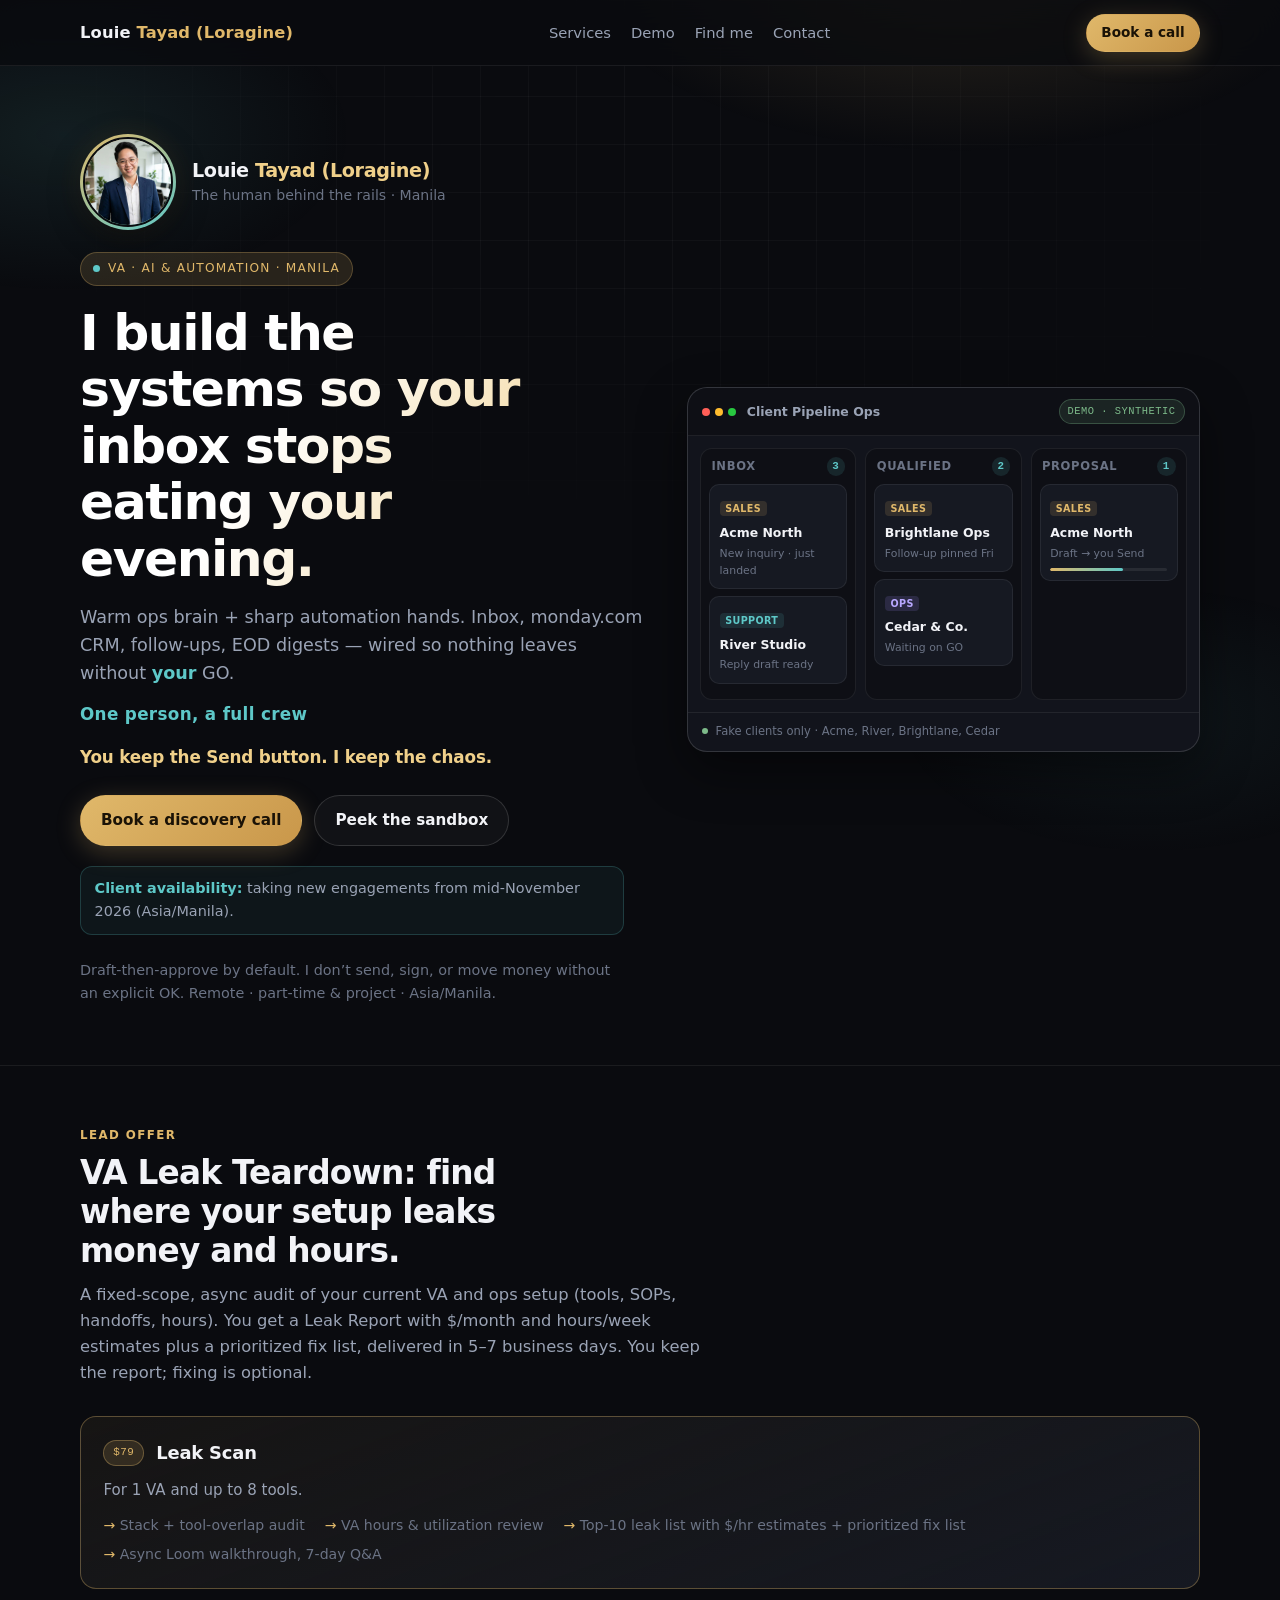
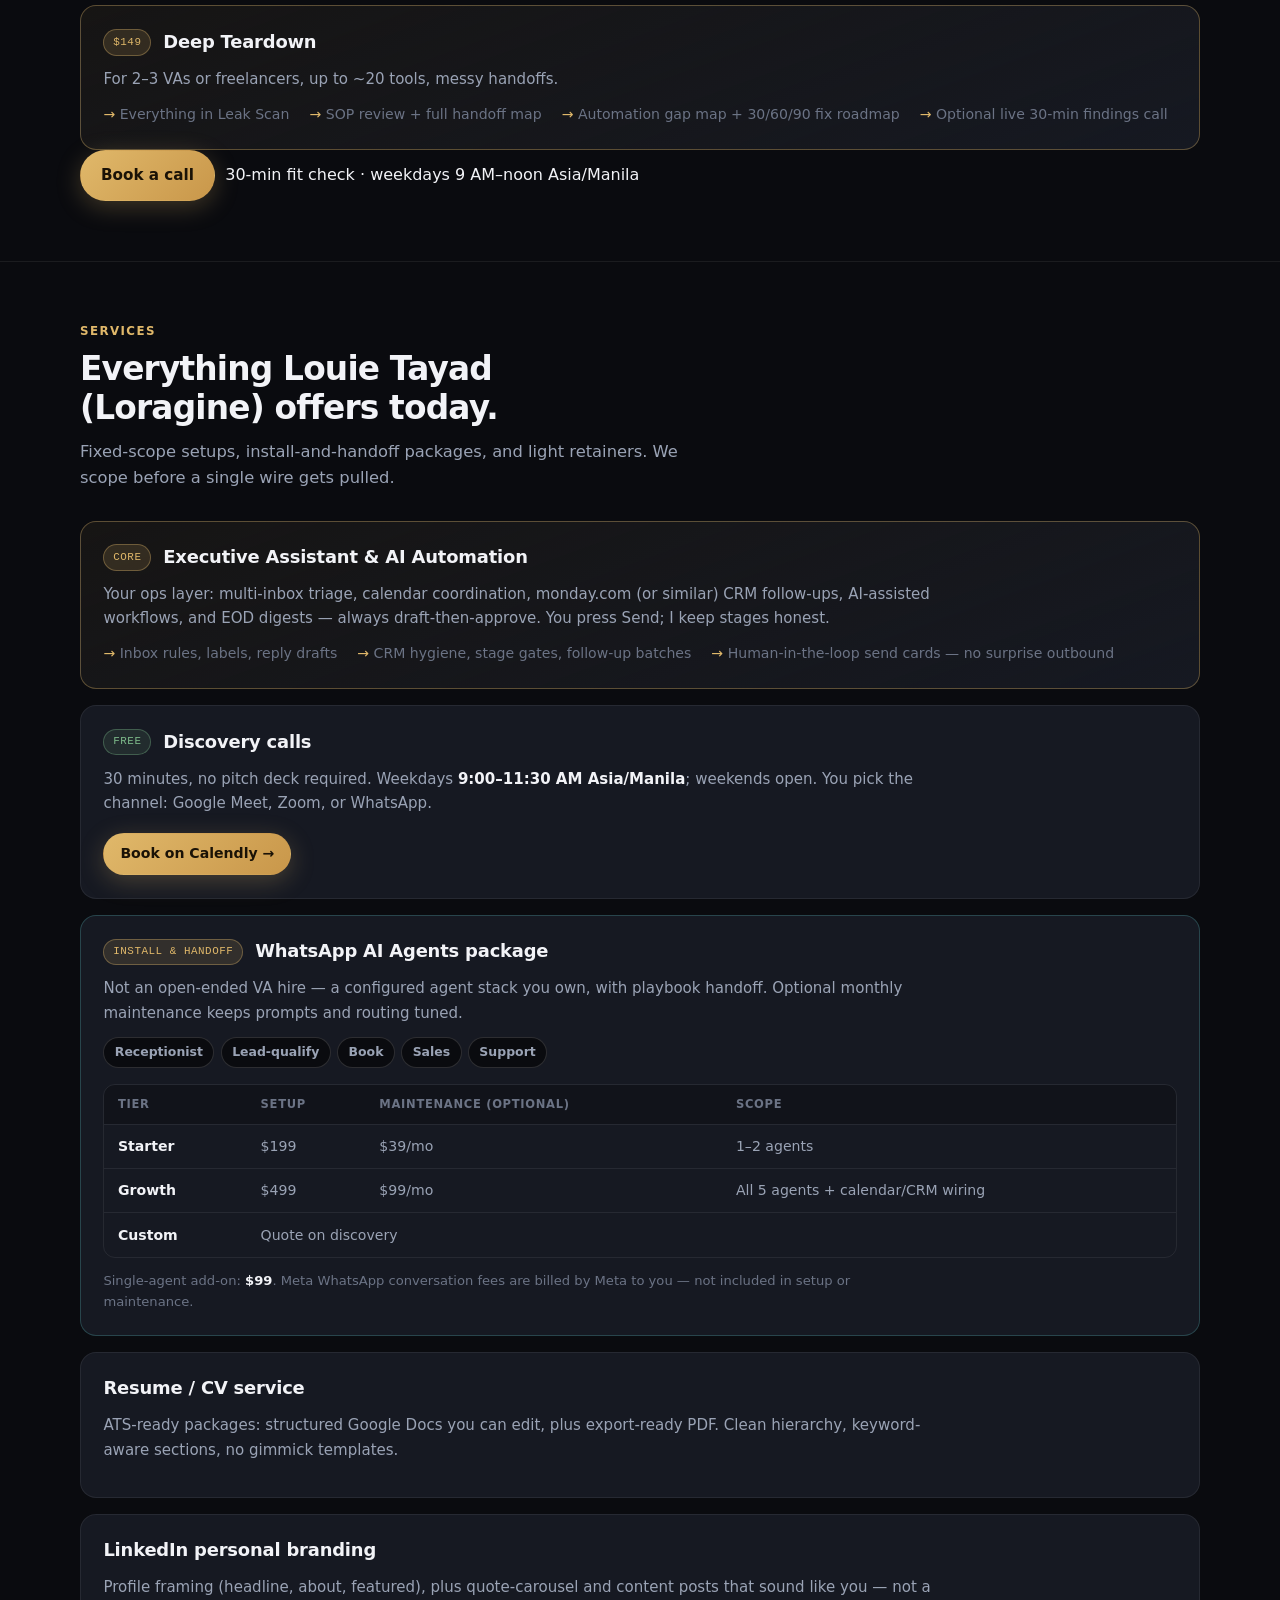
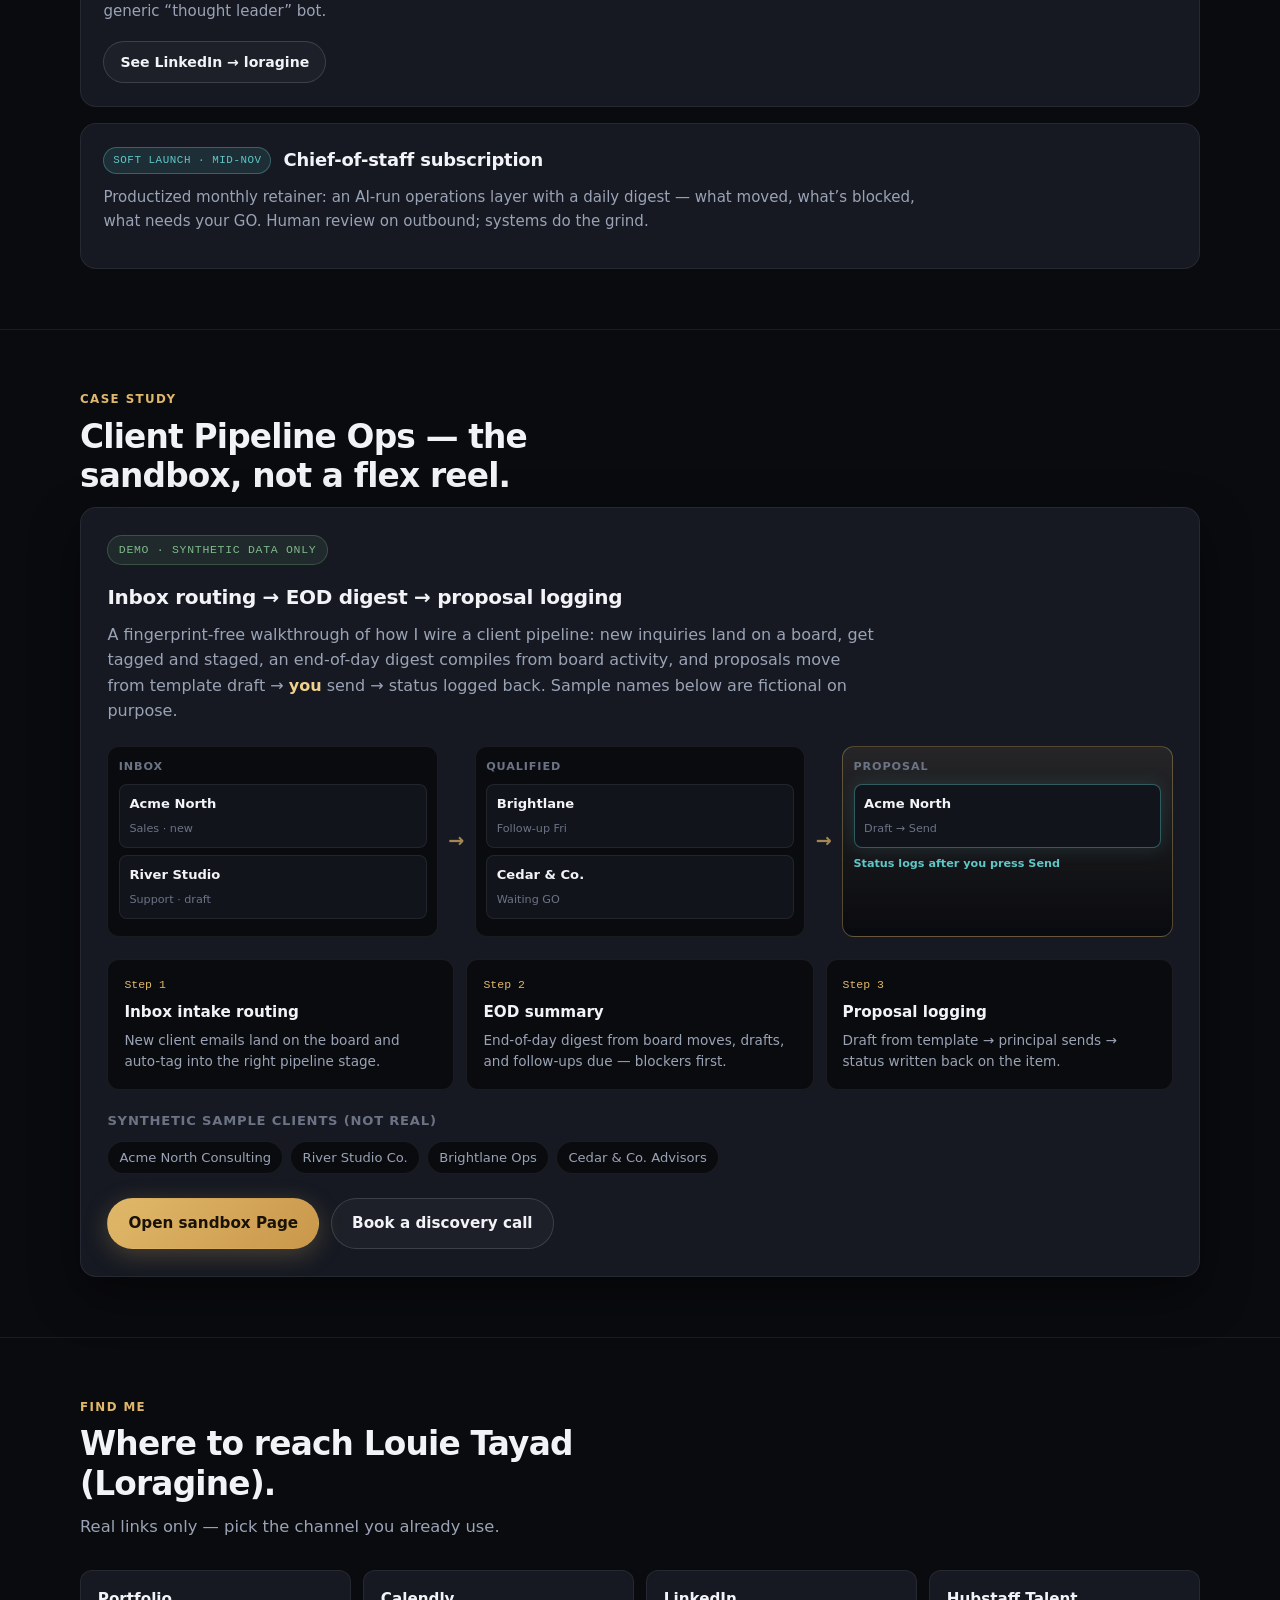
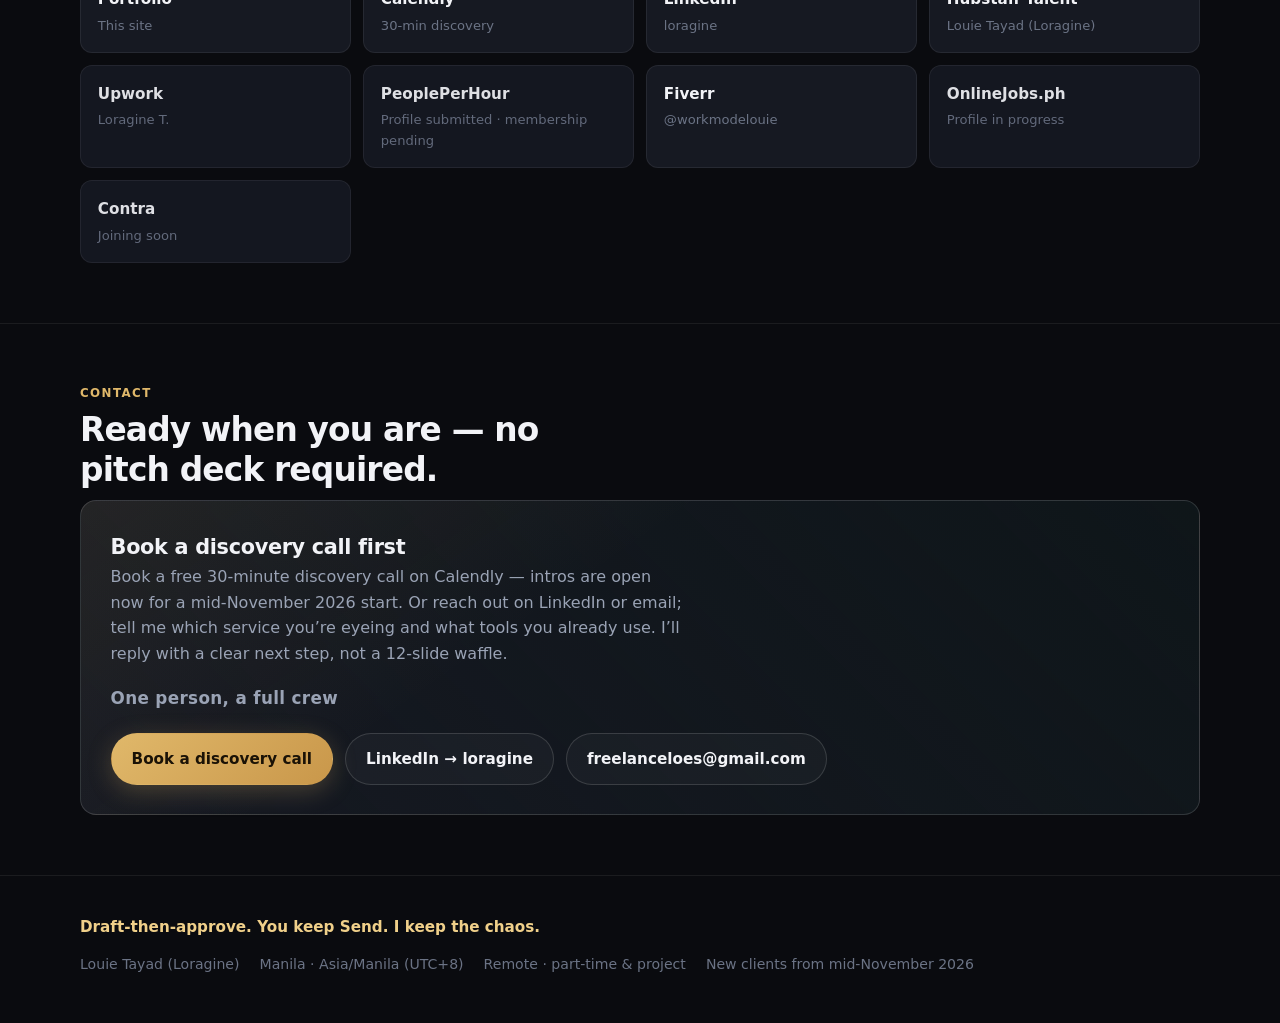
<file: index.html>
<!DOCTYPE html>
<html lang="en">
<head>
  <meta charset="utf-8" />
  <meta name="viewport" content="width=device-width, initial-scale=1" />
  <title>Louie Tayad (Loragine) — VA + AI/Automation Systems</title>
  <meta name="description" content="Louie Tayad (Loragine) — executive assistant, AI automation, WhatsApp agent installs, resume &amp; LinkedIn branding. Draft-then-approve ops. Manila · remote." />
  <meta name="theme-color" content="#0a0b0f" />
  <link rel="stylesheet" href="styles.css" />
</head>
<body>
  <div class="bg-grid" aria-hidden="true"></div>
  <div class="bg-glow" aria-hidden="true"></div>

  <header class="topbar">
    <div class="wrap topbar-inner">
      <a class="brand" href="#top">Louie <span>Tayad (Loragine)</span></a>
      <nav class="nav" aria-label="Primary">
        <a href="#services">Services</a>
        <a href="#demo">Demo</a>
        <a href="#presence">Find me</a>
        <a href="#contact">Contact</a>
      </nav>
      <a class="btn btn-sm btn-primary topbar-cta" href="https://calendly.com/workmodelouie/30min" target="_blank" rel="noopener noreferrer">Book a call</a>
    </div>
  </header>

  <main id="top">
    <section class="hero">
      <div class="wrap hero-grid">
        <div class="hero-copy reveal">
          <div class="hero-identity">
            <figure class="hero-portrait">
              <img
                src="assets/louie-headshot.jpg"
                srcset="assets/louie-headshot.jpg 512w"
                sizes="(max-width: 720px) 72px, 96px"
                width="96"
                height="96"
                alt="Louie Tayad (Loragine) — VA and automation systems"
                loading="eager"
                decoding="async"
                fetchpriority="high"
              />
            </figure>
            <div class="hero-identity-text">
              <p class="hero-name">Louie <span class="hero-name-brand">Tayad (Loragine)</span></p>
              <p class="hero-tagline">The human behind the rails · Manila</p>
            </div>
          </div>
          <p class="eyebrow"><span class="pulse"></span> VA · AI &amp; Automation · Manila</p>
          <h1>I build the systems so your inbox stops eating your evening.</h1>
          <p class="lede">
            Warm ops brain + sharp automation hands. Inbox, monday.com CRM, follow-ups, EOD digests —
            wired so nothing leaves without <em>your</em> GO.
          </p>
          <p class="crew-line">One person, a full crew</p>
          <p class="punch">You keep the Send button. I keep the chaos.</p>
          <div class="cta-row">
            <a class="btn btn-primary" href="https://calendly.com/workmodelouie/30min" target="_blank" rel="noopener noreferrer">Book a discovery call</a>
            <a class="btn btn-ghost" href="#demo">Peek the sandbox</a>
          </div>
          <p class="availability-note">
            <strong>Client availability:</strong> taking new engagements from mid-November 2026 (Asia/Manila).
          </p>
          <p class="trust">
            Draft-then-approve by default. I don’t send, sign, or move money
            without an explicit OK. Remote · part-time &amp; project · Asia/Manila.
          </p>
        </div>

        <aside class="hero-board reveal" aria-label="Synthetic pipeline demo preview">
          <div class="board-chrome">
            <div class="dots"><span></span><span></span><span></span></div>
            <span class="board-title">Client Pipeline Ops</span>
            <span class="demo-pill">DEMO · synthetic</span>
          </div>
          <div class="kanban">
            <div class="col">
              <div class="col-h">Inbox <span>3</span></div>
              <div class="card c-in anim-1">
                <span class="tag-mini sales">Sales</span>
                <strong>Acme North</strong>
                <em>New inquiry · just landed</em>
              </div>
              <div class="card c-in anim-2">
                <span class="tag-mini support">Support</span>
                <strong>River Studio</strong>
                <em>Reply draft ready</em>
              </div>
            </div>
            <div class="col">
              <div class="col-h">Qualified <span>2</span></div>
              <div class="card c-q anim-3">
                <span class="tag-mini sales">Sales</span>
                <strong>Brightlane Ops</strong>
                <em>Follow-up pinned Fri</em>
              </div>
              <div class="card c-q anim-4">
                <span class="tag-mini ops">Ops</span>
                <strong>Cedar &amp; Co.</strong>
                <em>Waiting on GO</em>
              </div>
            </div>
            <div class="col">
              <div class="col-h">Proposal <span>1</span></div>
              <div class="card c-p anim-5">
                <span class="tag-mini sales">Sales</span>
                <strong>Acme North</strong>
                <em>Draft → you Send</em>
                <div class="status-bar"><i></i></div>
              </div>
            </div>
          </div>
          <div class="board-foot">
            <span class="live-dot"></span> Fake clients only · Acme, River, Brightlane, Cedar
          </div>
        </aside>
      </div>
    </section>

    <section id="teardown">
      <div class="wrap">
        <p class="section-label reveal">Lead offer</p>
        <h2 class="reveal">VA Leak Teardown: find where your setup leaks money and hours.</h2>
        <p class="section-intro reveal">
          A fixed-scope, async audit of your current VA and ops setup (tools, SOPs, handoffs, hours). You get a Leak Report with $/month and hours/week estimates plus a prioritized fix list, delivered in 5–7 business days. You keep the report; fixing is optional.
        </p>
        <div class="services-list">
          <article class="service-card reveal service-core">
            <div class="service-head">
              <span class="service-badge">$79</span>
              <h3>Leak Scan</h3>
            </div>
            <p>For 1 VA and up to 8 tools.</p>
            <ul class="service-bullets">
              <li>Stack + tool-overlap audit</li>
              <li>VA hours &amp; utilization review</li>
              <li>Top-10 leak list with $/hr estimates + prioritized fix list</li>
              <li>Async Loom walkthrough, 7-day Q&amp;A</li>
            </ul>
          </article>
          <article class="service-card reveal service-core">
            <div class="service-head">
              <span class="service-badge">$149</span>
              <h3>Deep Teardown</h3>
            </div>
            <p>For 2–3 VAs or freelancers, up to ~20 tools, messy handoffs.</p>
            <ul class="service-bullets">
              <li>Everything in Leak Scan</li>
              <li>SOP review + full handoff map</li>
              <li>Automation gap map + 30/60/90 fix roadmap</li>
              <li>Optional live 30-min findings call</li>
            </ul>
          </article>
        </div>
        <p class="reveal">
          <a class="btn btn-primary" href="https://calendly.com/workmodelouie/30min" target="_blank" rel="noopener noreferrer">Book a call</a>
          &nbsp;30-min fit check · weekdays 9 AM–noon Asia/Manila
        </p>
      </div>
    </section>

    <section id="services">
      <div class="wrap">
        <p class="section-label reveal">Services</p>
        <h2 class="reveal">Everything Louie Tayad (Loragine) offers today.</h2>
        <p class="section-intro reveal">
          Fixed-scope setups, install-and-handoff packages, and light retainers. We scope before a single wire gets pulled.
        </p>

        <div class="services-list">
          <article class="service-card reveal service-core">
            <div class="service-head">
              <span class="service-badge">Core</span>
              <h3>Executive Assistant &amp; AI Automation</h3>
            </div>
            <p>
              Your ops layer: multi-inbox triage, calendar coordination, monday.com (or similar) CRM follow-ups,
              AI-assisted workflows, and EOD digests — always draft-then-approve. You press Send; I keep stages honest.
            </p>
            <ul class="service-bullets">
              <li>Inbox rules, labels, reply drafts</li>
              <li>CRM hygiene, stage gates, follow-up batches</li>
              <li>Human-in-the-loop send cards — no surprise outbound</li>
            </ul>
          </article>

          <article class="service-card reveal">
            <div class="service-head">
              <span class="service-badge service-badge-free">Free</span>
              <h3>Discovery calls</h3>
            </div>
            <p>
              30 minutes, no pitch deck required. Weekdays <strong>9:00–11:30 AM Asia/Manila</strong>; weekends open.
              You pick the channel: Google Meet, Zoom, or WhatsApp.
            </p>
            <a class="btn btn-primary btn-inline" href="https://calendly.com/workmodelouie/30min" target="_blank" rel="noopener noreferrer">Book on Calendly →</a>
          </article>

          <article class="service-card reveal service-wide">
            <div class="service-head">
              <span class="service-badge">Install &amp; handoff</span>
              <h3>WhatsApp AI Agents package</h3>
            </div>
            <p>
              Not an open-ended VA hire — a configured agent stack you own, with playbook handoff.
              Optional monthly maintenance keeps prompts and routing tuned.
            </p>
            <div class="agent-chips" aria-label="Agent types">
              <span>Receptionist</span>
              <span>Lead-qualify</span>
              <span>Book</span>
              <span>Sales</span>
              <span>Support</span>
            </div>
            <div class="pricing-table-wrap">
              <table class="pricing-table">
                <caption class="sr-only">WhatsApp AI Agents pricing</caption>
                <thead>
                  <tr>
                    <th scope="col">Tier</th>
                    <th scope="col">Setup</th>
                    <th scope="col">Maintenance (optional)</th>
                    <th scope="col">Scope</th>
                  </tr>
                </thead>
                <tbody>
                  <tr>
                    <td><strong>Starter</strong></td>
                    <td>$199</td>
                    <td>$39/mo</td>
                    <td>1–2 agents</td>
                  </tr>
                  <tr>
                    <td><strong>Growth</strong></td>
                    <td>$499</td>
                    <td>$99/mo</td>
                    <td>All 5 agents + calendar/CRM wiring</td>
                  </tr>
                  <tr>
                    <td><strong>Custom</strong></td>
                    <td colspan="3">Quote on discovery</td>
                  </tr>
                </tbody>
              </table>
            </div>
            <p class="pricing-note">
              Single-agent add-on: <strong>$99</strong>.
              Meta WhatsApp conversation fees are billed by Meta to you — not included in setup or maintenance.
            </p>
          </article>

          <article class="service-card reveal">
            <div class="service-head">
              <h3>Resume / CV service</h3>
            </div>
            <p>
              ATS-ready packages: structured Google Docs you can edit, plus export-ready PDF.
              Clean hierarchy, keyword-aware sections, no gimmick templates.
            </p>
          </article>

          <article class="service-card reveal">
            <div class="service-head">
              <h3>LinkedIn personal branding</h3>
            </div>
            <p>
              Profile framing (headline, about, featured), plus quote-carousel and content posts
              that sound like you — not a generic “thought leader” bot.
            </p>
            <a class="btn btn-ghost btn-inline" href="https://www.linkedin.com/in/loragine/" target="_blank" rel="noopener noreferrer">See LinkedIn → loragine</a>
          </article>

          <article class="service-card reveal service-soft">
            <div class="service-head">
              <span class="service-badge service-badge-soon">Soft launch · mid-Nov</span>
              <h3>Chief-of-staff subscription</h3>
            </div>
            <p>
              Productized monthly retainer: an AI-run operations layer with a daily digest —
              what moved, what’s blocked, what needs your GO. Human review on outbound; systems do the grind.
            </p>
          </article>
        </div>
      </div>
    </section>

    <section id="demo">
      <div class="wrap">
        <p class="section-label reveal">Case study</p>
        <h2 class="reveal">Client Pipeline Ops — the sandbox, not a flex reel.</h2>
        <div class="case reveal">
          <span class="demo-banner">DEMO · synthetic data only</span>
          <h3>Inbox routing → EOD digest → proposal logging</h3>
          <p>
            A fingerprint-free walkthrough of how I wire a client pipeline: new inquiries land on a board,
            get tagged and staged, an end-of-day digest compiles from board activity, and proposals move
            from template draft → <strong>you</strong> send → status logged back. Sample names below are fictional on purpose.
          </p>

          <div class="board-preview-lg" aria-hidden="true">
            <div class="bp-col">
              <header>Inbox</header>
              <div class="bp-card"><b>Acme North</b><span>Sales · new</span></div>
              <div class="bp-card"><b>River Studio</b><span>Support · draft</span></div>
            </div>
            <div class="bp-arrow">→</div>
            <div class="bp-col">
              <header>Qualified</header>
              <div class="bp-card"><b>Brightlane</b><span>Follow-up Fri</span></div>
              <div class="bp-card"><b>Cedar &amp; Co.</b><span>Waiting GO</span></div>
            </div>
            <div class="bp-arrow">→</div>
            <div class="bp-col accent">
              <header>Proposal</header>
              <div class="bp-card glow"><b>Acme North</b><span>Draft → Send</span></div>
              <div class="bp-note">Status logs after you press Send</div>
            </div>
          </div>

          <div class="flow">
            <div class="flow-step">
              <div class="step-n">Step 1</div>
              <strong>Inbox intake routing</strong>
              <p>New client emails land on the board and auto-tag into the right pipeline stage.</p>
            </div>
            <div class="flow-step">
              <div class="step-n">Step 2</div>
              <strong>EOD summary</strong>
              <p>End-of-day digest from board moves, drafts, and follow-ups due — blockers first.</p>
            </div>
            <div class="flow-step">
              <div class="step-n">Step 3</div>
              <strong>Proposal logging</strong>
              <p>Draft from template → principal sends → status written back on the item.</p>
            </div>
          </div>

          <div class="samples">
            <h4>Synthetic sample clients (not real)</h4>
            <div class="sample-tags">
              <span class="tag">Acme North Consulting</span>
              <span class="tag">River Studio Co.</span>
              <span class="tag">Brightlane Ops</span>
              <span class="tag">Cedar &amp; Co. Advisors</span>
            </div>
          </div>

          <div class="cta-row" style="margin-top: 1.5rem;">
            <a class="btn btn-primary" href="https://cursor.com/canvas/store-31d9d9e1-8314-42cf-82dd-12904facf431/64502b14-8eba-4859-a90d-d63d875d2059" target="_blank" rel="noopener noreferrer">Open sandbox Page</a>
            <a class="btn btn-ghost" href="https://calendly.com/workmodelouie/30min" target="_blank" rel="noopener noreferrer">Book a discovery call</a>
          </div>
        </div>
      </div>
    </section>

    <section id="presence">
      <div class="wrap">
        <p class="section-label reveal">Find me</p>
        <h2 class="reveal">Where to reach Louie Tayad (Loragine).</h2>
        <p class="section-intro reveal">Real links only — pick the channel you already use.</p>
        <ul class="presence-grid reveal">
          <li>
            <a href="https://freelanceloes-max.github.io/va-systems-portfolio/" target="_blank" rel="noopener noreferrer">
              <strong>Portfolio</strong>
              <span>This site</span>
            </a>
          </li>
          <li>
            <a href="https://calendly.com/workmodelouie/30min" target="_blank" rel="noopener noreferrer">
              <strong>Calendly</strong>
              <span>30-min discovery</span>
            </a>
          </li>
          <li>
            <a href="https://www.linkedin.com/in/loragine/" target="_blank" rel="noopener noreferrer">
              <strong>LinkedIn</strong>
              <span>loragine</span>
            </a>
          </li>
          <li>
            <a href="https://hubstafftalent.net/profiles/louie-tayad-loragine" target="_blank" rel="noopener noreferrer">
              <strong>Hubstaff Talent</strong>
              <span>Louie Tayad (Loragine)</span>
            </a>
          </li>
          <li>
            <span class="presence-static">
              <strong>Upwork</strong>
              <span>Loragine T.</span>
            </span>
          </li>
          <li>
            <span class="presence-static">
              <strong>PeoplePerHour</strong>
              <span>Profile submitted · membership pending</span>
            </span>
          </li>
          <li>
            <a href="https://www.fiverr.com/workmodelouie" target="_blank" rel="noopener noreferrer">
              <strong>Fiverr</strong>
              <span>@workmodelouie</span>
            </a>
          </li>
          <li>
            <span class="presence-static">
              <strong>OnlineJobs.ph</strong>
              <span>Profile in progress</span>
            </span>
          </li>
          <li>
            <span class="presence-static">
              <strong>Contra</strong>
              <span>Joining soon</span>
            </span>
          </li>
        </ul>
      </div>
    </section>

    <section id="contact">
      <div class="wrap">
        <p class="section-label reveal">Contact</p>
        <h2 class="reveal">Ready when you are — no pitch deck required.</h2>
        <div class="contact-card reveal">
          <div>
            <h3>Book a discovery call first</h3>
            <p>
              Book a free 30-minute discovery call on Calendly — intros are open now for a
              mid-November 2026 start. Or reach out on LinkedIn or email; tell me which service
              you’re eyeing and what tools you already use. I’ll reply with a clear next step,
              not a 12-slide waffle.
            </p>
            <p class="crew-line crew-line-contact">One person, a full crew</p>
          </div>
          <div class="contact-links">
            <a class="btn btn-primary" href="https://calendly.com/workmodelouie/30min" target="_blank" rel="noopener noreferrer">Book a discovery call</a>
            <a class="btn btn-ghost" href="https://www.linkedin.com/in/loragine/" target="_blank" rel="noopener noreferrer">LinkedIn → loragine</a>
            <a class="btn btn-ghost" href="mailto:freelanceloes@gmail.com">freelanceloes@gmail.com</a>
          </div>
        </div>
      </div>
    </section>
  </main>

  <footer>
    <div class="wrap">
      <p class="promise">Draft-then-approve. You keep Send. I keep the chaos.</p>
      <div class="meta">
        <span>Louie Tayad (Loragine)</span>
        <span>Manila · Asia/Manila (UTC+8)</span>
        <span>Remote · part-time &amp; project</span>
        <span>New clients from mid-November 2026</span>
      </div>
    </div>
  </footer>

  <script>
    (function () {
      var nodes = document.querySelectorAll('.reveal');
      if (!('IntersectionObserver' in window)) {
        nodes.forEach(function (n) { n.classList.add('in'); });
        return;
      }
      var io = new IntersectionObserver(function (entries) {
        entries.forEach(function (e) {
          if (e.isIntersecting) {
            e.target.classList.add('in');
            io.unobserve(e.target);
          }
        });
      }, { threshold: 0.12, rootMargin: '0px 0px -40px 0px' });
      nodes.forEach(function (n) { io.observe(n); });
    })();
  </script>
</body>
</html>
</file>
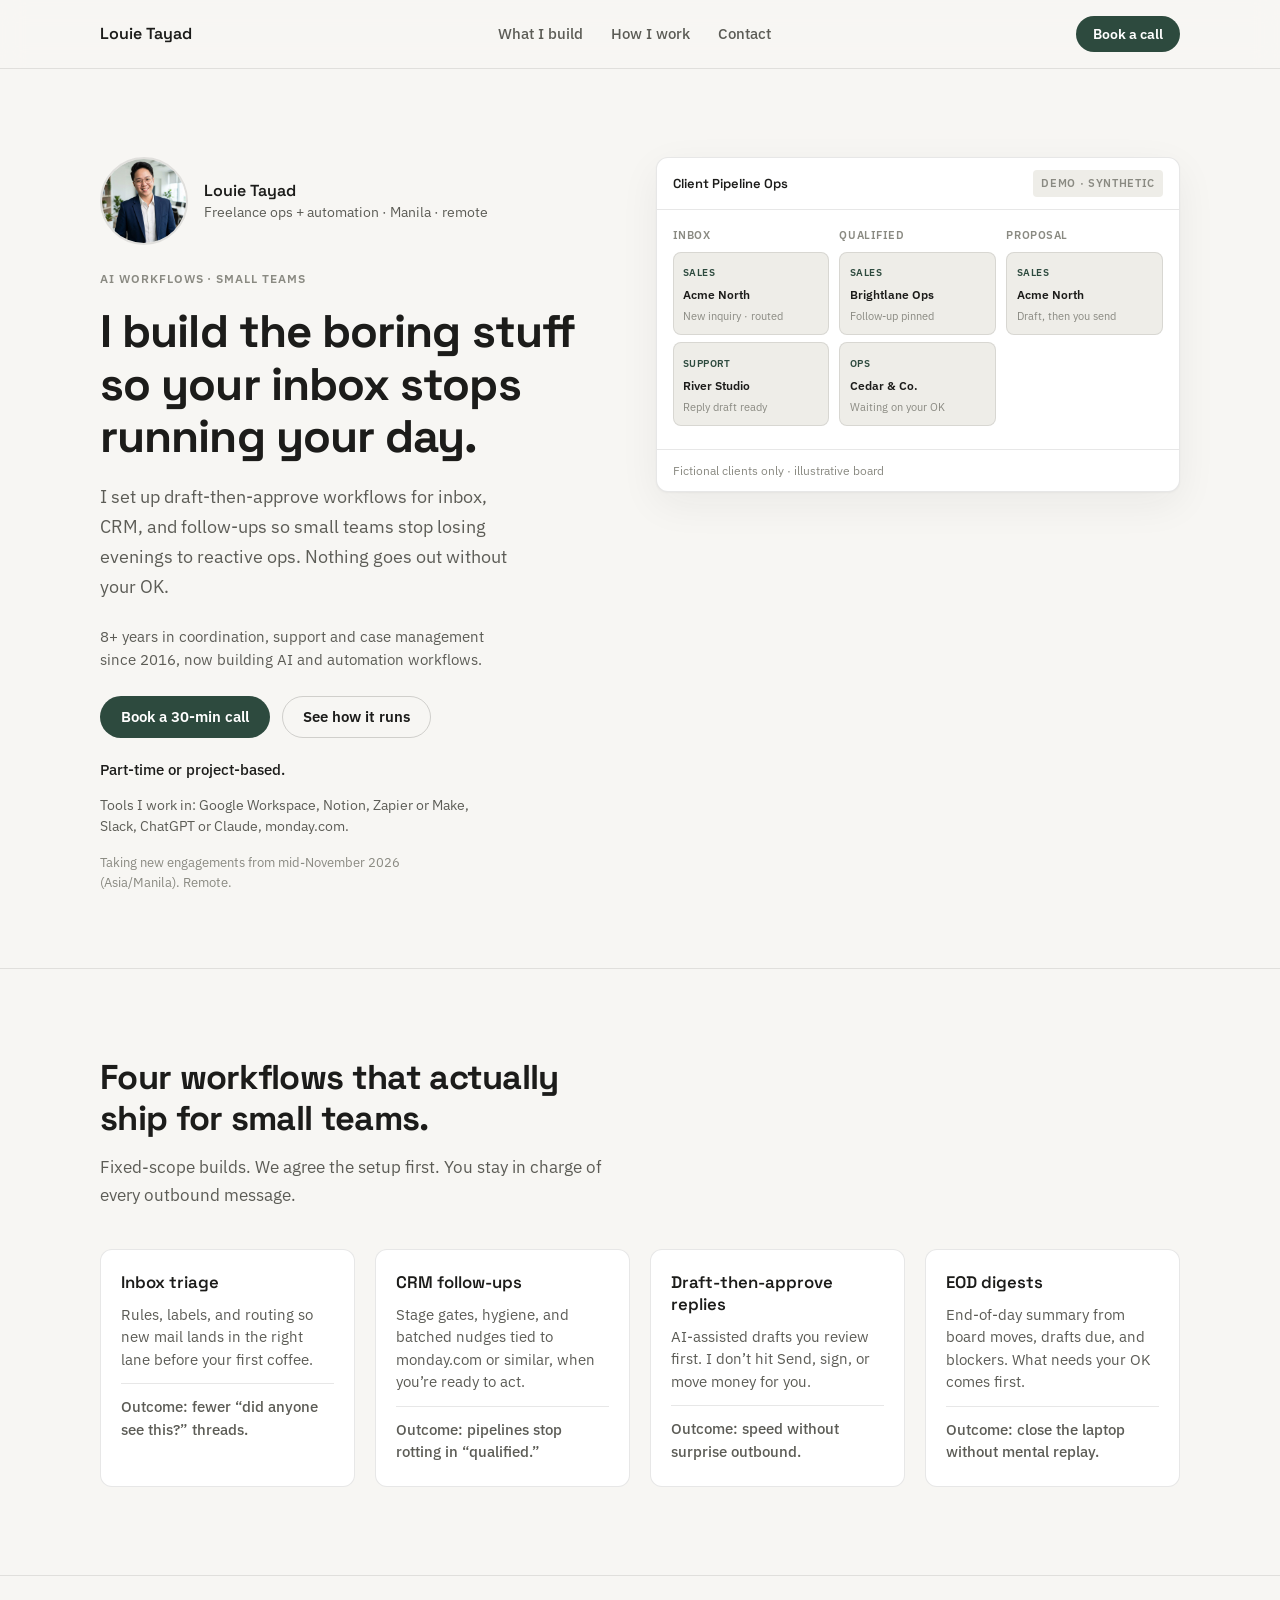
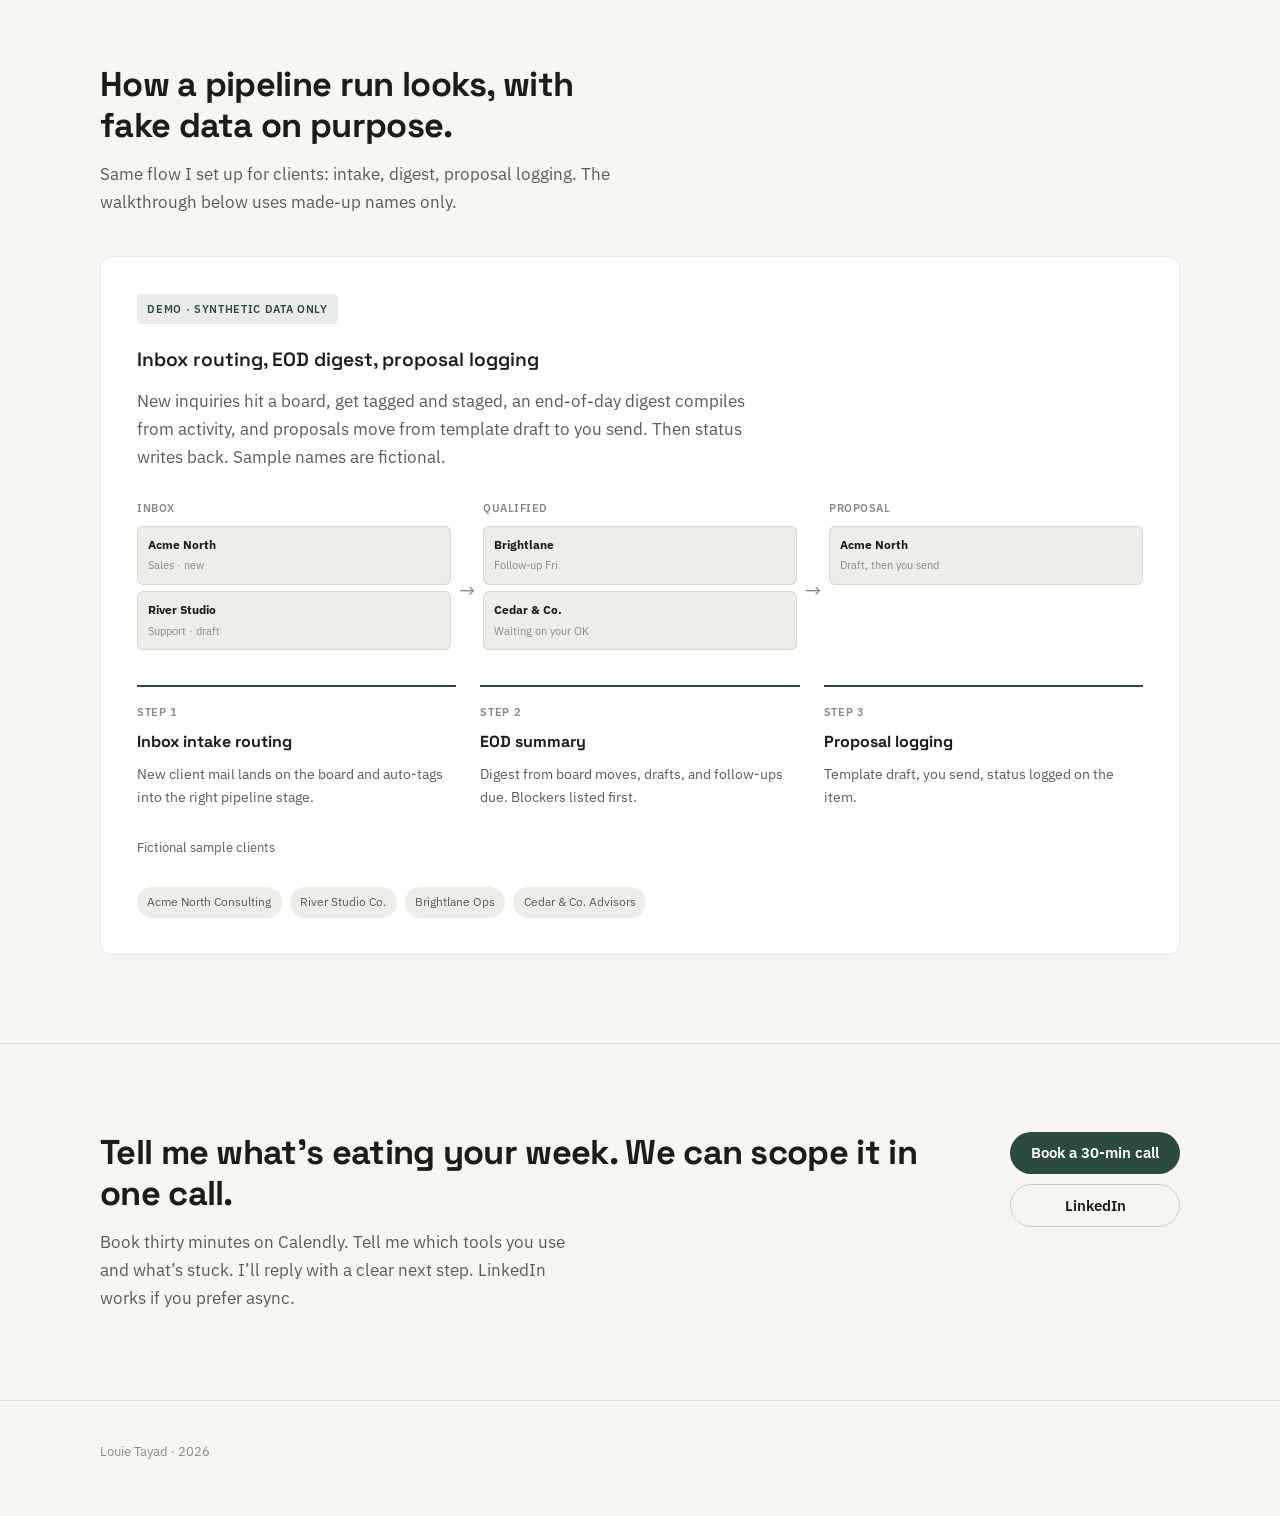
<file: v2/index.html>
<!DOCTYPE html>
<html lang="en">
<head>
  <meta charset="utf-8" />
  <meta name="viewport" content="width=device-width, initial-scale=1" />
  <title>Louie Tayad — AI &amp; automation workflows for small teams</title>
  <meta name="description" content="I build the boring inbox and automation work so small teams get their day back. Draft-then-approve ops. Manila · remote." />
  <meta name="theme-color" content="#f7f6f3" />
  <meta name="robots" content="noindex, nofollow" />
  <link rel="stylesheet" href="styles.css" />
</head>
<body>
  <header class="site-header">
    <div class="wrap header-inner">
      <a class="brand" href="#top">Louie Tayad</a>
      <nav class="nav" aria-label="Primary">
        <a href="#build">What I build</a>
        <a href="#proof">How I work</a>
        <a href="#contact">Contact</a>
      </nav>
      <a class="btn btn-sm btn-primary header-cta" href="https://calendly.com/workmodelouie/30min" target="_blank" rel="noopener noreferrer">Book a call</a>
    </div>
  </header>

  <main id="top">
    <section class="hero">
      <div class="wrap hero-grid">
        <div class="hero-copy reveal">
          <div class="hero-identity">
            <figure class="hero-portrait">
              <img
                src="../assets/louie-headshot.jpg"
                width="88"
                height="88"
                alt="Louie Tayad"
                loading="eager"
                decoding="async"
              />
            </figure>
            <p class="hero-meta">
              <strong>Louie Tayad</strong>
              Freelance ops + automation · Manila · remote
            </p>
          </div>
          <p class="eyebrow">AI workflows · small teams</p>
          <h1>I build the boring stuff<br /> so your inbox stops running your day.</h1>
          <p class="lede">
            I set up draft-then-approve workflows for inbox, CRM, and follow-ups so small teams
            stop losing evenings to reactive ops. Nothing goes out without your OK.
          </p>
          <p class="credibility">
            8+ years in coordination, support and case management since 2016, now building AI and automation workflows.
          </p>
          <div class="cta-row">
            <a class="btn btn-primary" href="https://calendly.com/workmodelouie/30min" target="_blank" rel="noopener noreferrer">Book a 30-min call</a>
            <a class="btn btn-ghost" href="#proof">See how it runs</a>
          </div>
          <p class="cta-note">Part-time or project-based.</p>
          <p class="tools-line">
            Tools I work in: Google Workspace, Notion, Zapier or Make, Slack, ChatGPT or Claude, monday.com.
          </p>
          <p class="fine-print">
            Taking new engagements from mid-November 2026 (Asia/Manila). Remote.
          </p>
        </div>

        <aside class="board reveal" aria-label="Synthetic pipeline preview">
          <div class="board-top">
            <strong>Client Pipeline Ops</strong>
            <span class="demo-tag">Demo · synthetic</span>
          </div>
          <div class="kanban">
            <div>
              <div class="col-h">Inbox</div>
              <div class="card">
                <span class="tag-mini">Sales</span>
                <strong>Acme North</strong>
                <em>New inquiry · routed</em>
              </div>
              <div class="card">
                <span class="tag-mini">Support</span>
                <strong>River Studio</strong>
                <em>Reply draft ready</em>
              </div>
            </div>
            <div>
              <div class="col-h">Qualified</div>
              <div class="card">
                <span class="tag-mini">Sales</span>
                <strong>Brightlane Ops</strong>
                <em>Follow-up pinned</em>
              </div>
              <div class="card">
                <span class="tag-mini">Ops</span>
                <strong>Cedar &amp; Co.</strong>
                <em>Waiting on your OK</em>
              </div>
            </div>
            <div>
              <div class="col-h">Proposal</div>
              <div class="card">
                <span class="tag-mini">Sales</span>
                <strong>Acme North</strong>
                <em>Draft, then you send</em>
              </div>
            </div>
          </div>
          <div class="board-foot">Fictional clients only · illustrative board</div>
        </aside>
      </div>
    </section>

    <section id="build" class="section">
      <div class="wrap">
        <h2 class="reveal">Four workflows that actually ship for small teams.</h2>
        <p class="section-intro reveal">
          Fixed-scope builds. We agree the setup first. You stay in charge of every outbound message.
        </p>
        <div class="build-grid">
          <article class="build-card reveal">
            <h3>Inbox triage</h3>
            <p>Rules, labels, and routing so new mail lands in the right lane before your first coffee.</p>
            <p class="build-outcome">Outcome: fewer “did anyone see this?” threads.</p>
          </article>
          <article class="build-card reveal">
            <h3>CRM follow-ups</h3>
            <p>Stage gates, hygiene, and batched nudges tied to monday.com or similar, when you’re ready to act.</p>
            <p class="build-outcome">Outcome: pipelines stop rotting in “qualified.”</p>
          </article>
          <article class="build-card reveal">
            <h3>Draft-then-approve replies</h3>
            <p>AI-assisted drafts you review first. I don’t hit Send, sign, or move money for you.</p>
            <p class="build-outcome">Outcome: speed without surprise outbound.</p>
          </article>
          <article class="build-card reveal">
            <h3>EOD digests</h3>
            <p>End-of-day summary from board moves, drafts due, and blockers. What needs your OK comes first.</p>
            <p class="build-outcome">Outcome: close the laptop without mental replay.</p>
          </article>
        </div>
      </div>
    </section>

    <section id="proof" class="section">
      <div class="wrap">
        <h2 class="reveal">How a pipeline run looks, with fake data on purpose.</h2>
        <p class="section-intro reveal">
          Same flow I set up for clients: intake, digest, proposal logging. The walkthrough below uses made-up names only.
        </p>
        <div class="proof-body reveal">
          <span class="proof-banner">Demo · synthetic data only</span>
          <h3>Inbox routing, EOD digest, proposal logging</h3>
          <p>
            New inquiries hit a board, get tagged and staged, an end-of-day digest compiles from activity,
            and proposals move from template draft to you send. Then status writes back.
            Sample names are fictional.
          </p>

          <div class="board-preview" aria-hidden="true">
            <div class="bp-col">
              <header>Inbox</header>
              <div class="bp-card"><b>Acme North</b><span>Sales · new</span></div>
              <div class="bp-card"><b>River Studio</b><span>Support · draft</span></div>
            </div>
            <div class="bp-arrow" aria-hidden="true">→</div>
            <div class="bp-col">
              <header>Qualified</header>
              <div class="bp-card"><b>Brightlane</b><span>Follow-up Fri</span></div>
              <div class="bp-card"><b>Cedar &amp; Co.</b><span>Waiting on your OK</span></div>
            </div>
            <div class="bp-arrow" aria-hidden="true">→</div>
            <div class="bp-col">
              <header>Proposal</header>
              <div class="bp-card"><b>Acme North</b><span>Draft, then you send</span></div>
            </div>
          </div>

          <div class="flow">
            <div class="flow-step">
              <div class="step-label">Step 1</div>
              <strong>Inbox intake routing</strong>
              <p>New client mail lands on the board and auto-tags into the right pipeline stage.</p>
            </div>
            <div class="flow-step">
              <div class="step-label">Step 2</div>
              <strong>EOD summary</strong>
              <p>Digest from board moves, drafts, and follow-ups due. Blockers listed first.</p>
            </div>
            <div class="flow-step">
              <div class="step-label">Step 3</div>
              <strong>Proposal logging</strong>
              <p>Template draft, you send, status logged on the item.</p>
            </div>
          </div>

          <p class="sample-note">Fictional sample clients</p>
          <div class="sample-tags">
            <span>Acme North Consulting</span>
            <span>River Studio Co.</span>
            <span>Brightlane Ops</span>
            <span>Cedar &amp; Co. Advisors</span>
          </div>
        </div>
      </div>
    </section>

    <section id="contact" class="section">
      <div class="wrap contact-panel reveal">
        <div>
          <h2>Tell me what’s eating your week. We can scope it in one call.</h2>
          <p>
            Book thirty minutes on Calendly. Tell me which tools you use and what’s stuck.
            I’ll reply with a clear next step. LinkedIn works if you prefer async.
          </p>
        </div>
        <div class="contact-actions">
          <a class="btn btn-primary" href="https://calendly.com/workmodelouie/30min" target="_blank" rel="noopener noreferrer">Book a 30-min call</a>
          <a class="btn btn-ghost" href="https://www.linkedin.com/in/loragine/" target="_blank" rel="noopener noreferrer">LinkedIn</a>
        </div>
      </div>
    </section>
  </main>

  <footer class="site-footer">
    <div class="wrap">
      <p class="footer-line">Louie Tayad · 2026</p>
    </div>
  </footer>

  <script>
    (function () {
      var nodes = document.querySelectorAll('.reveal');
      if (!('IntersectionObserver' in window)) {
        nodes.forEach(function (n) { n.classList.add('in'); });
        return;
      }
      var io = new IntersectionObserver(function (entries) {
        entries.forEach(function (e) {
          if (e.isIntersecting) {
            e.target.classList.add('in');
            io.unobserve(e.target);
          }
        });
      }, { threshold: 0.12, rootMargin: '0px 0px -40px 0px' });
      nodes.forEach(function (n) { io.observe(n); });
    })();
  </script>
</body>
</html>
</file>
<file: styles.css>
:root {
  --bg: #0a0b0f;
  --bg-elevated: #12141c;
  --bg-card: #161922;
  --border: rgba(255, 255, 255, 0.07);
  --border-strong: rgba(255, 255, 255, 0.14);
  --text: #f2f3f7;
  --text-muted: #9aa3b5;
  --text-dim: #6b7385;
  --gold: #e0b86a;
  --gold-soft: rgba(224, 184, 106, 0.14);
  --gold-strong: #f0d08a;
  --cyan: #5ec8c8;
  --cyan-soft: rgba(94, 200, 200, 0.12);
  --success: #7dba8a;
  --radius: 16px;
  --radius-sm: 12px;
  --max: 1120px;
  --font: "Segoe UI", system-ui, -apple-system, BlinkMacSystemFont, "Helvetica Neue", sans-serif;
  --mono: ui-monospace, "SF Mono", Menlo, Consolas, monospace;
  --shadow: 0 18px 50px rgba(0, 0, 0, 0.45);
}

*, *::before, *::after { box-sizing: border-box; margin: 0; padding: 0; }

html { scroll-behavior: smooth; }

body {
  font-family: var(--font);
  background: var(--bg);
  color: var(--text);
  line-height: 1.6;
  -webkit-font-smoothing: antialiased;
  min-height: 100vh;
  overflow-x: hidden;
}

a { color: var(--gold-strong); text-decoration: none; }
a:hover { text-decoration: underline; }

.wrap {
  width: min(100% - 2rem, var(--max));
  margin-inline: auto;
  position: relative;
  z-index: 1;
}

/* Ambient background */
.bg-grid {
  position: fixed;
  inset: 0;
  z-index: 0;
  pointer-events: none;
  background-image:
    linear-gradient(rgba(255,255,255,0.03) 1px, transparent 1px),
    linear-gradient(90deg, rgba(255,255,255,0.03) 1px, transparent 1px);
  background-size: 48px 48px;
  mask-image: radial-gradient(ellipse 70% 55% at 50% 20%, black 20%, transparent 75%);
}

.bg-glow {
  position: fixed;
  inset: 0;
  z-index: 0;
  pointer-events: none;
  background:
    radial-gradient(ellipse 55% 40% at 75% -5%, rgba(224, 184, 106, 0.16), transparent 55%),
    radial-gradient(ellipse 45% 35% at 5% 15%, rgba(94, 200, 200, 0.1), transparent 50%),
    radial-gradient(ellipse 40% 30% at 90% 80%, rgba(94, 200, 200, 0.06), transparent 50%);
}

/* Top bar */
.topbar {
  position: sticky;
  top: 0;
  z-index: 30;
  backdrop-filter: blur(16px) saturate(1.2);
  background: rgba(10, 11, 15, 0.78);
  border-bottom: 1px solid var(--border);
}

.topbar-inner {
  display: flex;
  align-items: center;
  justify-content: space-between;
  padding: 0.85rem 0;
  gap: 1rem;
}

.brand {
  font-weight: 700;
  letter-spacing: 0.01em;
  color: var(--text);
  text-decoration: none;
  font-size: 1.02rem;
}
.brand span { color: var(--gold); }
.brand:hover { text-decoration: none; }

.nav {
  display: flex;
  flex-wrap: wrap;
  gap: 0.35rem 1.25rem;
  font-size: 0.92rem;
}
.nav a { color: var(--text-muted); text-decoration: none; transition: color 0.15s; }
.nav a:hover { color: var(--text); }

.topbar-cta { display: none; }

/* Buttons */
.btn {
  display: inline-flex;
  align-items: center;
  justify-content: center;
  gap: 0.4rem;
  padding: 0.78rem 1.25rem;
  border-radius: 999px;
  font-weight: 650;
  font-size: 0.95rem;
  border: 1px solid transparent;
  text-decoration: none;
  transition: transform 0.15s, background 0.15s, border-color 0.15s, box-shadow 0.15s, color 0.15s;
  cursor: pointer;
}
.btn:hover { text-decoration: none; transform: translateY(-1px); }
.btn:active { transform: translateY(0); }

.btn-sm { padding: 0.45rem 0.9rem; font-size: 0.85rem; }

.btn-primary {
  background: linear-gradient(135deg, var(--gold), #c9974a);
  color: #1a1206;
  box-shadow: 0 6px 24px rgba(224, 184, 106, 0.25);
}
.btn-primary:hover {
  background: linear-gradient(135deg, var(--gold-strong), var(--gold));
  color: #1a1206;
  box-shadow: 0 8px 28px rgba(224, 184, 106, 0.35);
}

.btn-ghost {
  background: rgba(255,255,255,0.03);
  color: var(--text);
  border-color: var(--border-strong);
}
.btn-ghost:hover {
  border-color: var(--cyan);
  color: var(--cyan);
  background: var(--cyan-soft);
}

.cta-row {
  display: flex;
  flex-wrap: wrap;
  gap: 0.75rem;
}

/* Hero */
.hero {
  padding: 4.25rem 0 3.75rem;
  border-bottom: 1px solid var(--border);
}

.hero-grid {
  display: grid;
  grid-template-columns: 1.05fr 0.95fr;
  gap: 2.5rem;
  align-items: center;
}

.hero-identity {
  display: flex;
  align-items: center;
  gap: 1rem;
  margin-bottom: 1.35rem;
}

.hero-portrait {
  flex-shrink: 0;
  width: clamp(4.5rem, 14vw, 6rem);
  height: clamp(4.5rem, 14vw, 6rem);
  margin: 0;
  padding: 3px;
  border-radius: 50%;
  background: linear-gradient(145deg, var(--gold), var(--cyan));
  box-shadow:
    0 10px 32px rgba(0, 0, 0, 0.45),
    0 0 28px rgba(224, 184, 106, 0.12);
}

.hero-portrait img {
  display: block;
  width: 100%;
  height: 100%;
  object-fit: cover;
  object-position: center 22%;
  border-radius: 50%;
  border: 2px solid var(--bg);
}

.hero-identity-text {
  min-width: 0;
}

.hero-name {
  font-size: clamp(1.05rem, 2.5vw, 1.2rem);
  font-weight: 700;
  letter-spacing: -0.02em;
  color: var(--text);
  line-height: 1.25;
  margin-bottom: 0.2rem;
}

.hero-name-brand {
  font-weight: 650;
  color: var(--gold-strong);
}

.hero-tagline {
  font-size: 0.88rem;
  color: var(--text-dim);
  line-height: 1.35;
}

.eyebrow {
  display: inline-flex;
  align-items: center;
  gap: 0.5rem;
  font-size: 0.76rem;
  letter-spacing: 0.1em;
  text-transform: uppercase;
  color: var(--gold);
  background: var(--gold-soft);
  border: 1px solid rgba(224, 184, 106, 0.28);
  padding: 0.38rem 0.75rem;
  border-radius: 999px;
  margin-bottom: 1.2rem;
}

.pulse {
  width: 7px;
  height: 7px;
  border-radius: 50%;
  background: var(--cyan);
  box-shadow: 0 0 0 0 rgba(94, 200, 200, 0.55);
  animation: pulse 2s ease-out infinite;
}

@keyframes pulse {
  0% { box-shadow: 0 0 0 0 rgba(94, 200, 200, 0.55); }
  70% { box-shadow: 0 0 0 10px rgba(94, 200, 200, 0); }
  100% { box-shadow: 0 0 0 0 rgba(94, 200, 200, 0); }
}

.hero h1 {
  font-size: clamp(2.05rem, 4.6vw, 3.15rem);
  line-height: 1.12;
  font-weight: 750;
  letter-spacing: -0.03em;
  max-width: 14ch;
  margin-bottom: 1rem;
  background: linear-gradient(120deg, #fff 40%, var(--gold-strong) 100%);
  -webkit-background-clip: text;
  background-clip: text;
  color: transparent;
}

.hero .lede {
  font-size: 1.1rem;
  color: var(--text-muted);
  max-width: 36rem;
  margin-bottom: 0.85rem;
}
.hero .lede em { color: var(--cyan); font-style: normal; font-weight: 600; }

.crew-line {
  font-size: 1.05rem;
  font-weight: 700;
  letter-spacing: 0.02em;
  color: var(--cyan);
  margin-bottom: 1rem;
  max-width: 22rem;
}

.crew-line-contact {
  margin-top: 1.15rem;
  margin-bottom: 0;
}

.availability-note {
  margin-top: 1.25rem;
  font-size: 0.9rem;
  color: var(--text-muted);
  max-width: 34rem;
  padding: 0.65rem 0.85rem;
  background: rgba(94, 200, 200, 0.06);
  border: 1px solid rgba(94, 200, 200, 0.22);
  border-radius: var(--radius-sm);
}
.availability-note strong { color: var(--cyan); font-weight: 650; }

.punch {
  font-size: 1.05rem;
  font-weight: 650;
  color: var(--gold-strong);
  margin-bottom: 1.5rem;
  letter-spacing: -0.01em;
}

.trust {
  margin-top: 1.5rem;
  font-size: 0.9rem;
  color: var(--text-dim);
  max-width: 34rem;
}

/* Kanban mock */
.hero-board {
  background: var(--bg-elevated);
  border: 1px solid var(--border-strong);
  border-radius: calc(var(--radius) + 4px);
  box-shadow: var(--shadow);
  overflow: hidden;
  transform: perspective(1200px) rotateY(-3deg) rotateX(2deg);
  transition: transform 0.35s ease;
}
.hero-board:hover { transform: perspective(1200px) rotateY(0deg) rotateX(0deg); }

.board-chrome {
  display: flex;
  align-items: center;
  gap: 0.65rem;
  padding: 0.7rem 0.9rem;
  border-bottom: 1px solid var(--border);
  background: rgba(0,0,0,0.25);
}

.dots { display: flex; gap: 5px; }
.dots span {
  width: 8px; height: 8px; border-radius: 50%;
  background: #3a3f4d;
}
.dots span:nth-child(1) { background: #ff5f57; }
.dots span:nth-child(2) { background: #febc2e; }
.dots span:nth-child(3) { background: #28c840; }

.board-title {
  font-size: 0.78rem;
  color: var(--text-muted);
  font-weight: 600;
  flex: 1;
}

.demo-pill {
  font-family: var(--mono);
  font-size: 0.65rem;
  letter-spacing: 0.05em;
  text-transform: uppercase;
  color: var(--success);
  background: rgba(125, 186, 138, 0.12);
  border: 1px solid rgba(125, 186, 138, 0.3);
  padding: 0.2rem 0.5rem;
  border-radius: 999px;
}

.kanban {
  display: grid;
  grid-template-columns: repeat(3, 1fr);
  gap: 0.55rem;
  padding: 0.75rem;
  min-height: 260px;
}

.col {
  background: rgba(0,0,0,0.22);
  border-radius: var(--radius-sm);
  padding: 0.5rem;
  border: 1px solid var(--border);
}

.col-h {
  font-size: 0.72rem;
  text-transform: uppercase;
  letter-spacing: 0.06em;
  color: var(--text-dim);
  font-weight: 650;
  margin-bottom: 0.5rem;
  display: flex;
  justify-content: space-between;
  padding: 0 0.15rem;
}
.col-h span {
  font-family: var(--mono);
  color: var(--cyan);
  background: var(--cyan-soft);
  padding: 0.05rem 0.35rem;
  border-radius: 999px;
  font-size: 0.68rem;
}

.card {
  background: var(--bg-card);
  border: 1px solid var(--border);
  border-radius: 10px;
  padding: 0.55rem 0.6rem;
  margin-bottom: 0.45rem;
  animation: cardIn 0.6s ease both;
}
.card strong {
  display: block;
  font-size: 0.78rem;
  margin: 0.2rem 0 0.1rem;
  color: var(--text);
}
.card em {
  display: block;
  font-style: normal;
  font-size: 0.68rem;
  color: var(--text-dim);
}

.tag-mini {
  font-size: 0.6rem;
  font-weight: 700;
  letter-spacing: 0.04em;
  text-transform: uppercase;
  padding: 0.12rem 0.35rem;
  border-radius: 4px;
}
.tag-mini.sales { background: var(--gold-soft); color: var(--gold); }
.tag-mini.support { background: var(--cyan-soft); color: var(--cyan); }
.tag-mini.ops { background: rgba(160,140,255,0.15); color: #b8a8ff; }

.status-bar {
  margin-top: 0.4rem;
  height: 3px;
  background: rgba(255,255,255,0.08);
  border-radius: 99px;
  overflow: hidden;
}
.status-bar i {
  display: block;
  height: 100%;
  width: 62%;
  background: linear-gradient(90deg, var(--gold), var(--cyan));
  border-radius: 99px;
  animation: barGrow 2.2s ease-in-out infinite alternate;
}

@keyframes barGrow {
  from { width: 40%; }
  to { width: 78%; }
}

@keyframes cardIn {
  from { opacity: 0; transform: translateY(8px); }
  to { opacity: 1; transform: translateY(0); }
}
.anim-1 { animation-delay: 0.1s; }
.anim-2 { animation-delay: 0.25s; }
.anim-3 { animation-delay: 0.4s; }
.anim-4 { animation-delay: 0.55s; }
.anim-5 { animation-delay: 0.7s; }

.board-foot {
  display: flex;
  align-items: center;
  gap: 0.45rem;
  padding: 0.55rem 0.9rem 0.7rem;
  font-size: 0.72rem;
  color: var(--text-dim);
  border-top: 1px solid var(--border);
}

.live-dot {
  width: 6px; height: 6px; border-radius: 50%;
  background: var(--success);
  animation: pulse 2s ease-out infinite;
}

/* Sections */
section {
  padding: 3.75rem 0;
  border-bottom: 1px solid var(--border);
  position: relative;
  z-index: 1;
}

.section-label {
  font-size: 0.74rem;
  letter-spacing: 0.12em;
  text-transform: uppercase;
  color: var(--gold);
  margin-bottom: 0.55rem;
  font-weight: 650;
}

h2 {
  font-size: clamp(1.55rem, 3.2vw, 2.05rem);
  letter-spacing: -0.025em;
  margin-bottom: 0.65rem;
  max-width: 22ch;
  line-height: 1.2;
}

.section-intro {
  color: var(--text-muted);
  max-width: 40rem;
  margin-bottom: 1.85rem;
  font-size: 1.02rem;
}

/* Skills */
.skills-grid {
  display: grid;
  grid-template-columns: repeat(auto-fill, minmax(240px, 1fr));
  gap: 0.9rem;
}

.skill {
  background: var(--bg-card);
  border: 1px solid var(--border);
  border-radius: var(--radius-sm);
  padding: 1.15rem 1.15rem 1.2rem;
  transition: transform 0.2s, border-color 0.2s, box-shadow 0.2s;
}
.skill:hover {
  transform: translateY(-4px);
  border-color: rgba(224, 184, 106, 0.35);
  box-shadow: 0 12px 32px rgba(0,0,0,0.35);
}

.skill-ico {
  display: block;
  font-size: 1.15rem;
  margin-bottom: 0.55rem;
  filter: grayscale(0.2);
}

.skill strong {
  display: block;
  font-size: 0.98rem;
  margin-bottom: 0.3rem;
}

.skill p {
  font-size: 0.88rem;
  color: var(--text-muted);
}

/* Offers */
.offers-grid {
  display: grid;
  grid-template-columns: repeat(auto-fill, minmax(280px, 1fr));
  gap: 1rem;
}

.offer {
  background: linear-gradient(160deg, var(--bg-elevated), var(--bg-card));
  border: 1px solid var(--border);
  border-radius: var(--radius);
  padding: 1.35rem 1.35rem 1.4rem;
  display: flex;
  flex-direction: column;
  gap: 0.55rem;
  min-height: 168px;
  transition: transform 0.2s, border-color 0.2s, box-shadow 0.2s;
  position: relative;
  overflow: hidden;
}
.offer::before {
  content: "";
  position: absolute;
  top: 0; left: 0; right: 0;
  height: 2px;
  background: linear-gradient(90deg, transparent, var(--gold), var(--cyan), transparent);
  opacity: 0;
  transition: opacity 0.2s;
}
.offer:hover {
  transform: translateY(-5px);
  border-color: rgba(94, 200, 200, 0.3);
  box-shadow: 0 14px 36px rgba(0,0,0,0.4);
}
.offer:hover::before { opacity: 1; }

.offer .num {
  font-family: var(--mono);
  font-size: 0.74rem;
  color: var(--gold);
  letter-spacing: 0.04em;
}

.offer h3 {
  font-size: 1.08rem;
  font-weight: 700;
  letter-spacing: -0.01em;
}

.offer p {
  font-size: 0.9rem;
  color: var(--text-muted);
  flex: 1;
}

/* Services */
.services-list {
  display: flex;
  flex-direction: column;
  gap: 1rem;
}

.service-card {
  background: var(--bg-card);
  border: 1px solid var(--border);
  border-radius: var(--radius);
  padding: 1.35rem 1.4rem 1.45rem;
  transition: border-color 0.2s, box-shadow 0.2s;
}
.service-card:hover {
  border-color: rgba(224, 184, 106, 0.28);
  box-shadow: 0 10px 28px rgba(0, 0, 0, 0.32);
}
.service-card.service-core {
  border-color: rgba(224, 184, 106, 0.35);
  background: linear-gradient(160deg, rgba(224, 184, 106, 0.06), var(--bg-card));
}
.service-card.service-wide {
  border-color: rgba(94, 200, 200, 0.25);
}

.service-head {
  display: flex;
  flex-wrap: wrap;
  align-items: center;
  gap: 0.55rem 0.75rem;
  margin-bottom: 0.65rem;
}
.service-head h3 {
  font-size: 1.12rem;
  font-weight: 700;
  letter-spacing: -0.01em;
  margin: 0;
}

.service-badge {
  font-family: var(--mono);
  font-size: 0.68rem;
  letter-spacing: 0.05em;
  text-transform: uppercase;
  color: var(--gold);
  background: var(--gold-soft);
  border: 1px solid rgba(224, 184, 106, 0.35);
  padding: 0.22rem 0.55rem;
  border-radius: 999px;
}
.service-badge-free {
  color: var(--success);
  background: rgba(125, 186, 138, 0.12);
  border-color: rgba(125, 186, 138, 0.35);
}
.service-badge-soon {
  color: var(--cyan);
  background: var(--cyan-soft);
  border-color: rgba(94, 200, 200, 0.35);
}

.service-card > p {
  color: var(--text-muted);
  font-size: 0.94rem;
  max-width: 52rem;
  margin-bottom: 0.75rem;
}
.service-card > p strong { color: var(--text); font-weight: 650; }

.service-bullets {
  list-style: none;
  display: flex;
  flex-wrap: wrap;
  gap: 0.4rem 1.25rem;
  font-size: 0.88rem;
  color: var(--text-dim);
}
.service-bullets li::before {
  content: "→ ";
  color: var(--gold);
}

.btn-inline {
  margin-top: 0.35rem;
  padding: 0.55rem 1rem;
  font-size: 0.88rem;
}

.agent-chips {
  display: flex;
  flex-wrap: wrap;
  gap: 0.4rem;
  margin-bottom: 1rem;
}
.agent-chips span {
  font-size: 0.78rem;
  font-weight: 650;
  padding: 0.28rem 0.65rem;
  border-radius: 999px;
  background: var(--bg);
  border: 1px solid var(--border-strong);
  color: var(--text-muted);
}

.pricing-table-wrap {
  overflow-x: auto;
  -webkit-overflow-scrolling: touch;
  margin-bottom: 0.75rem;
  border-radius: var(--radius-sm);
  border: 1px solid var(--border);
}
.pricing-table {
  width: 100%;
  min-width: 280px;
  border-collapse: collapse;
  font-size: 0.88rem;
}
.pricing-table th,
.pricing-table td {
  padding: 0.65rem 0.85rem;
  text-align: left;
  border-bottom: 1px solid var(--border);
}
.pricing-table thead th {
  background: rgba(0, 0, 0, 0.25);
  color: var(--text-dim);
  font-size: 0.72rem;
  text-transform: uppercase;
  letter-spacing: 0.06em;
  font-weight: 700;
}
.pricing-table tbody tr:last-child td { border-bottom: none; }
.pricing-table td { color: var(--text-muted); }
.pricing-table td strong { color: var(--text); }

.pricing-note {
  font-size: 0.82rem !important;
  color: var(--text-dim) !important;
  margin-bottom: 0 !important;
}

.sr-only {
  position: absolute;
  width: 1px;
  height: 1px;
  padding: 0;
  margin: -1px;
  overflow: hidden;
  clip: rect(0, 0, 0, 0);
  white-space: nowrap;
  border: 0;
}

/* Presence / Find me */
.presence-grid {
  list-style: none;
  display: grid;
  grid-template-columns: repeat(auto-fill, minmax(220px, 1fr));
  gap: 0.75rem;
}
.presence-grid a,
.presence-grid .presence-static {
  display: flex;
  flex-direction: column;
  gap: 0.2rem;
  padding: 1rem 1.05rem;
  background: var(--bg-card);
  border: 1px solid var(--border);
  border-radius: var(--radius-sm);
  text-decoration: none;
  transition: border-color 0.15s, transform 0.15s;
  min-height: 100%;
}
.presence-grid a:hover {
  text-decoration: none;
  border-color: rgba(94, 200, 200, 0.4);
  transform: translateY(-2px);
}
.presence-grid strong {
  font-size: 0.95rem;
  color: var(--text);
}
.presence-grid span {
  font-size: 0.82rem;
  color: var(--text-dim);
}
.presence-static {
  opacity: 0.92;
  cursor: default;
}

/* Case / demo */
.demo-banner {
  display: inline-flex;
  align-items: center;
  gap: 0.4rem;
  font-family: var(--mono);
  font-size: 0.72rem;
  letter-spacing: 0.06em;
  text-transform: uppercase;
  color: var(--success);
  background: rgba(125, 186, 138, 0.1);
  border: 1px solid rgba(125, 186, 138, 0.28);
  padding: 0.3rem 0.65rem;
  border-radius: 999px;
  margin-bottom: 1rem;
}

.case {
  background: var(--bg-card);
  border: 1px solid var(--border);
  border-radius: var(--radius);
  padding: 1.65rem;
  box-shadow: var(--shadow);
}

.case h3 {
  font-size: 1.25rem;
  margin-bottom: 0.55rem;
  letter-spacing: -0.015em;
}

.case > p {
  color: var(--text-muted);
  margin-bottom: 1.4rem;
  max-width: 48rem;
}
.case > p strong { color: var(--gold-strong); font-weight: 650; }

.board-preview-lg {
  display: flex;
  align-items: stretch;
  gap: 0.65rem;
  margin-bottom: 1.4rem;
  flex-wrap: wrap;
}

.bp-col {
  flex: 1;
  min-width: 140px;
  background: var(--bg);
  border: 1px solid var(--border);
  border-radius: var(--radius-sm);
  padding: 0.65rem;
}
.bp-col.accent {
  border-color: rgba(224, 184, 106, 0.35);
  background: linear-gradient(180deg, rgba(224,184,106,0.08), var(--bg));
}
.bp-col header {
  font-size: 0.7rem;
  text-transform: uppercase;
  letter-spacing: 0.08em;
  color: var(--text-dim);
  margin-bottom: 0.5rem;
  font-weight: 700;
}
.bp-card {
  background: var(--bg-elevated);
  border: 1px solid var(--border);
  border-radius: 8px;
  padding: 0.5rem 0.6rem;
  margin-bottom: 0.4rem;
}
.bp-card b { display: block; font-size: 0.82rem; }
.bp-card span { font-size: 0.7rem; color: var(--text-dim); }
.bp-card.glow {
  border-color: rgba(94, 200, 200, 0.4);
  box-shadow: 0 0 18px rgba(94, 200, 200, 0.15);
}
.bp-note {
  font-size: 0.7rem;
  color: var(--cyan);
  margin-top: 0.35rem;
  font-weight: 600;
}
.bp-arrow {
  display: flex;
  align-items: center;
  color: var(--gold);
  font-size: 1.2rem;
  font-weight: 700;
  opacity: 0.7;
}

.flow {
  display: grid;
  grid-template-columns: repeat(3, 1fr);
  gap: 0.75rem;
  margin-bottom: 1.25rem;
}

.flow-step {
  background: var(--bg);
  border: 1px solid var(--border);
  border-radius: var(--radius-sm);
  padding: 1rem;
  transition: border-color 0.2s;
}
.flow-step:hover { border-color: rgba(224, 184, 106, 0.3); }

.flow-step .step-n {
  font-family: var(--mono);
  font-size: 0.72rem;
  color: var(--gold);
  margin-bottom: 0.35rem;
}

.flow-step strong {
  display: block;
  font-size: 0.95rem;
  margin-bottom: 0.3rem;
}

.flow-step p {
  font-size: 0.85rem;
  color: var(--text-muted);
}

.samples { margin-top: 0.5rem; }

.samples h4 {
  font-size: 0.82rem;
  color: var(--text-dim);
  text-transform: uppercase;
  letter-spacing: 0.06em;
  margin-bottom: 0.6rem;
}

.sample-tags {
  display: flex;
  flex-wrap: wrap;
  gap: 0.45rem;
}

.tag {
  font-size: 0.82rem;
  background: var(--bg);
  border: 1px solid var(--border);
  color: var(--text-muted);
  padding: 0.32rem 0.7rem;
  border-radius: 999px;
  transition: border-color 0.15s, color 0.15s;
}
.tag:hover {
  border-color: var(--cyan);
  color: var(--cyan);
}

/* Contact */
.contact-card {
  background:
    linear-gradient(145deg, rgba(224,184,106,0.08), transparent 40%),
    linear-gradient(225deg, rgba(94,200,200,0.06), var(--bg-card));
  border: 1px solid var(--border-strong);
  border-radius: var(--radius);
  padding: 1.85rem;
  display: grid;
  gap: 1.35rem;
}

.contact-card h3 { font-size: 1.3rem; letter-spacing: -0.015em; }
.contact-card p { color: var(--text-muted); max-width: 36rem; }

.contact-links {
  display: flex;
  flex-wrap: wrap;
  gap: 0.75rem;
}

/* Footer */
footer {
  padding: 2.4rem 0 3rem;
  color: var(--text-dim);
  font-size: 0.88rem;
  position: relative;
  z-index: 1;
}

footer .promise {
  color: var(--gold-strong);
  font-weight: 600;
  margin-bottom: 0.85rem;
  max-width: 36rem;
  font-size: 0.95rem;
}

footer .meta {
  display: flex;
  flex-wrap: wrap;
  gap: 0.5rem 1.25rem;
}

/* Scroll reveal */
.reveal {
  opacity: 0;
  transform: translateY(18px);
  transition: opacity 0.55s ease, transform 0.55s ease;
}
.reveal.in {
  opacity: 1;
  transform: translateY(0);
}

/* Responsive */
@media (max-width: 900px) {
  .hero-grid { grid-template-columns: 1fr; gap: 2rem; }
  .hero h1 { max-width: none; }
  .hero-board { transform: none; }
  .hero-board:hover { transform: none; }
  .bp-arrow { display: none; }
}

@media (max-width: 720px) {
  .hero { padding: 2.75rem 0 2.5rem; }
  .hero-identity { gap: 0.85rem; margin-bottom: 1.15rem; }
  .hero-tagline { font-size: 0.82rem; }
  .flow { grid-template-columns: 1fr; }
  .nav { display: none; }
  .topbar-cta { display: inline-flex; }
  .kanban { grid-template-columns: 1fr; min-height: 0; }
  .board-preview-lg { flex-direction: column; }
}

@media (prefers-reduced-motion: reduce) {
  *, *::before, *::after {
    animation-duration: 0.01ms !important;
    animation-iteration-count: 1 !important;
    transition-duration: 0.01ms !important;
  }
  .reveal { opacity: 1; transform: none; }
}
</file>
<file: v2/styles.css>
@import url("https://fonts.googleapis.com/css2?family=IBM+Plex+Sans:ital,wght@0,400;0,500;0,600;1,400&family=Space+Grotesk:wght@500;600;700&display=swap");

:root {
  --bg: #f7f6f3;
  --bg-elevated: #ffffff;
  --bg-muted: #eeede8;
  --text: #1c1c1a;
  --text-muted: #5c5c56;
  --text-dim: #8a8a82;
  --accent: #2d4a3e;
  --accent-hover: #1f342b;
  --accent-soft: rgba(45, 74, 62, 0.1);
  --border: rgba(28, 28, 26, 0.1);
  --border-strong: rgba(28, 28, 26, 0.18);
  --max: 1080px;
  --font: "IBM Plex Sans", system-ui, -apple-system, sans-serif;
  --font-display: "Space Grotesk", var(--font);
  --radius: 12px;
  --radius-pill: 999px;
  --section-pad: clamp(3.5rem, 8vw, 5.5rem);
}

*, *::before, *::after {
  box-sizing: border-box;
  margin: 0;
  padding: 0;
}

html {
  scroll-behavior: smooth;
}

body {
  font-family: var(--font);
  font-size: 1.0625rem;
  line-height: 1.65;
  color: var(--text);
  background: var(--bg);
  -webkit-font-smoothing: antialiased;
}

a {
  color: var(--accent);
  text-decoration: none;
}

a:hover {
  text-decoration: underline;
}

.wrap {
  width: min(100% - 2.25rem, var(--max));
  margin-inline: auto;
}

/* Header */
.site-header {
  position: sticky;
  top: 0;
  z-index: 20;
  background: rgba(247, 246, 243, 0.88);
  backdrop-filter: blur(12px);
  border-bottom: 1px solid var(--border);
}

.header-inner {
  display: flex;
  align-items: center;
  justify-content: space-between;
  gap: 1rem;
  padding: 1rem 0;
}

.brand {
  font-family: var(--font-display);
  font-weight: 600;
  font-size: 1rem;
  color: var(--text);
  text-decoration: none;
}

.brand:hover {
  text-decoration: none;
  color: var(--accent);
}

.nav {
  display: none;
  gap: 1.75rem;
  font-size: 0.9375rem;
  font-weight: 500;
}

.nav a {
  color: var(--text-muted);
  text-decoration: none;
}

.nav a:hover {
  color: var(--text);
  text-decoration: none;
}

@media (min-width: 720px) {
  .nav {
    display: flex;
  }
}

/* Buttons */
.btn {
  display: inline-flex;
  align-items: center;
  justify-content: center;
  gap: 0.35rem;
  padding: 0.7rem 1.25rem;
  font-family: var(--font);
  font-size: 0.9375rem;
  font-weight: 600;
  line-height: 1.2;
  border-radius: var(--radius-pill);
  border: 1px solid transparent;
  text-decoration: none;
  cursor: pointer;
  transition: background 0.15s ease, border-color 0.15s ease, color 0.15s ease;
}

.btn:hover {
  text-decoration: none;
}

.btn-primary {
  background: var(--accent);
  color: #fff;
}

.btn-primary:hover {
  background: var(--accent-hover);
  color: #fff;
}

.btn-ghost {
  background: transparent;
  color: var(--text);
  border-color: var(--border-strong);
}

.btn-ghost:hover {
  border-color: var(--text-muted);
  color: var(--text);
}

.btn-sm {
  padding: 0.55rem 1rem;
  font-size: 0.875rem;
}

.header-cta {
  flex-shrink: 0;
}

/* Hero */
.hero {
  padding: var(--section-pad) 0 calc(var(--section-pad) * 0.85);
}

.hero-grid {
  display: grid;
  gap: 3rem;
  align-items: start;
}

@media (min-width: 900px) {
  .hero-grid {
    grid-template-columns: 1fr 1.05fr;
    gap: 3.5rem;
  }
}

.hero-identity {
  display: flex;
  align-items: center;
  gap: 1rem;
  margin-bottom: 1.5rem;
}

.hero-portrait {
  flex-shrink: 0;
  width: 72px;
  height: 72px;
  border-radius: 50%;
  overflow: hidden;
  border: 2px solid var(--border);
}

@media (min-width: 720px) {
  .hero-portrait {
    width: 88px;
    height: 88px;
  }
}

.hero-portrait img {
  width: 100%;
  height: 100%;
  object-fit: cover;
}

.hero-meta {
  font-size: 0.875rem;
  color: var(--text-muted);
  line-height: 1.4;
}

.hero-meta strong {
  display: block;
  font-family: var(--font-display);
  font-weight: 600;
  font-size: 1rem;
  color: var(--text);
}

.eyebrow {
  font-size: 0.75rem;
  font-weight: 600;
  letter-spacing: 0.08em;
  text-transform: uppercase;
  color: var(--text-dim);
  margin-bottom: 1rem;
}

.hero h1 {
  font-family: var(--font-display);
  font-weight: 700;
  font-size: clamp(2rem, 5vw, 2.85rem);
  line-height: 1.15;
  letter-spacing: -0.02em;
  margin-bottom: 1.25rem;
  max-width: 20em;
}

.lede {
  font-size: 1.125rem;
  color: var(--text-muted);
  max-width: 38ch;
  margin-bottom: 1.5rem;
}

.lede em {
  font-style: normal;
  color: var(--text);
  font-weight: 500;
}

.credibility {
  font-size: 0.9375rem;
  color: var(--text-muted);
  margin-bottom: 1.5rem;
  max-width: 46ch;
  line-height: 1.55;
}

.cta-note {
  font-size: 0.9375rem;
  font-weight: 500;
  color: var(--text);
  margin-bottom: 0.75rem;
}

.tools-line {
  font-size: 0.875rem;
  color: var(--text-muted);
  margin-bottom: 1rem;
  max-width: 48ch;
  line-height: 1.5;
}

.cta-row {
  display: flex;
  flex-wrap: wrap;
  gap: 0.75rem;
  margin-bottom: 1.25rem;
}

.fine-print {
  font-size: 0.8125rem;
  color: var(--text-dim);
  max-width: 44ch;
  line-height: 1.55;
}

/* Hero board (simplified) */
.board {
  background: var(--bg-elevated);
  border: 1px solid var(--border);
  border-radius: var(--radius);
  overflow: hidden;
  box-shadow: 0 1px 2px rgba(28, 28, 26, 0.04), 0 12px 40px rgba(28, 28, 26, 0.06);
}

.board-top {
  display: flex;
  align-items: center;
  gap: 0.75rem;
  padding: 0.75rem 1rem;
  border-bottom: 1px solid var(--border);
  font-size: 0.8125rem;
  color: var(--text-muted);
}

.board-top strong {
  font-family: var(--font-display);
  font-weight: 600;
  color: var(--text);
}

.demo-tag {
  margin-left: auto;
  font-size: 0.6875rem;
  font-weight: 600;
  letter-spacing: 0.06em;
  text-transform: uppercase;
  color: var(--text-dim);
  background: var(--bg-muted);
  padding: 0.25rem 0.5rem;
  border-radius: 4px;
}

.kanban {
  display: grid;
  grid-template-columns: repeat(3, 1fr);
  gap: 0.65rem;
  padding: 1rem;
  font-size: 0.8125rem;
}

.col-h {
  font-size: 0.6875rem;
  font-weight: 600;
  text-transform: uppercase;
  letter-spacing: 0.05em;
  color: var(--text-dim);
  margin-bottom: 0.5rem;
}

.card {
  background: var(--bg-muted);
  border: 1px solid var(--border);
  border-radius: 8px;
  padding: 0.55rem 0.6rem;
  margin-bottom: 0.45rem;
}

.card strong {
  display: block;
  font-size: 0.75rem;
  font-weight: 600;
  margin-bottom: 0.15rem;
}

.card em {
  display: block;
  font-style: normal;
  font-size: 0.6875rem;
  color: var(--text-dim);
}

.tag-mini {
  display: inline-block;
  font-size: 0.625rem;
  font-weight: 600;
  text-transform: uppercase;
  letter-spacing: 0.04em;
  color: var(--accent);
  margin-bottom: 0.2rem;
}

.board-foot {
  padding: 0.65rem 1rem;
  border-top: 1px solid var(--border);
  font-size: 0.75rem;
  color: var(--text-dim);
}

/* Sections */
.section {
  padding: var(--section-pad) 0;
  border-top: 1px solid var(--border);
}

.section h2 {
  font-family: var(--font-display);
  font-weight: 700;
  font-size: clamp(1.65rem, 3.5vw, 2.15rem);
  line-height: 1.2;
  letter-spacing: -0.02em;
  margin-bottom: 0.85rem;
  max-width: 22ch;
}

.section-intro {
  color: var(--text-muted);
  max-width: 52ch;
  margin-bottom: 2.5rem;
}

/* Build grid */
.build-grid {
  display: grid;
  gap: 1.25rem;
}

@media (min-width: 640px) {
  .build-grid {
    grid-template-columns: repeat(2, 1fr);
  }
}

@media (min-width: 960px) {
  .build-grid {
    grid-template-columns: repeat(4, 1fr);
  }
}

.build-card {
  background: var(--bg-elevated);
  border: 1px solid var(--border);
  border-radius: var(--radius);
  padding: 1.35rem 1.25rem;
}

.build-card h3 {
  font-family: var(--font-display);
  font-weight: 600;
  font-size: 1.05rem;
  line-height: 1.3;
  margin-bottom: 0.65rem;
}

.build-card p {
  font-size: 0.9375rem;
  color: var(--text-muted);
  line-height: 1.5;
}

.build-outcome {
  margin-top: 0.75rem;
  padding-top: 0.75rem;
  border-top: 1px solid var(--border);
  font-size: 0.875rem;
  font-weight: 500;
  color: var(--text);
}

/* Proof / demo */
.proof-banner {
  display: inline-block;
  font-size: 0.6875rem;
  font-weight: 600;
  letter-spacing: 0.06em;
  text-transform: uppercase;
  color: var(--accent);
  background: var(--accent-soft);
  padding: 0.35rem 0.65rem;
  border-radius: 4px;
  margin-bottom: 1.25rem;
}

.proof-body {
  background: var(--bg-elevated);
  border: 1px solid var(--border);
  border-radius: var(--radius);
  padding: clamp(1.5rem, 4vw, 2.25rem);
}

.proof-body h3 {
  font-family: var(--font-display);
  font-weight: 600;
  font-size: 1.2rem;
  margin-bottom: 0.75rem;
}

.proof-body > p {
  color: var(--text-muted);
  margin-bottom: 1.75rem;
  max-width: 62ch;
}

.flow {
  display: grid;
  gap: 1.25rem;
  margin-bottom: 1.75rem;
}

@media (min-width: 720px) {
  .flow {
    grid-template-columns: repeat(3, 1fr);
    gap: 1.5rem;
  }
}

.flow-step {
  padding: 1rem 0 0;
  border-top: 2px solid var(--accent);
}

.step-label {
  font-size: 0.6875rem;
  font-weight: 600;
  letter-spacing: 0.06em;
  text-transform: uppercase;
  color: var(--text-dim);
  margin-bottom: 0.5rem;
}

.flow-step strong {
  display: block;
  font-family: var(--font-display);
  font-size: 1rem;
  margin-bottom: 0.4rem;
}

.flow-step p {
  font-size: 0.9rem;
  color: var(--text-muted);
}

.board-preview {
  display: grid;
  grid-template-columns: 1fr auto 1fr auto 1fr;
  align-items: start;
  gap: 0.5rem;
  margin-bottom: 1.5rem;
  font-size: 0.8125rem;
  overflow-x: auto;
  padding-bottom: 0.25rem;
}

@media (max-width: 719px) {
  .board-preview {
    display: flex;
    flex-wrap: wrap;
    gap: 0.75rem;
  }

  .bp-arrow {
    display: none;
  }
}

.bp-col header {
  font-size: 0.6875rem;
  font-weight: 600;
  text-transform: uppercase;
  letter-spacing: 0.05em;
  color: var(--text-dim);
  margin-bottom: 0.5rem;
}

.bp-card {
  background: var(--bg-muted);
  border: 1px solid var(--border);
  border-radius: 6px;
  padding: 0.5rem 0.6rem;
  margin-bottom: 0.4rem;
}

.bp-card b {
  display: block;
  font-size: 0.75rem;
}

.bp-card span {
  color: var(--text-dim);
  font-size: 0.6875rem;
}

.bp-arrow {
  align-self: center;
  color: var(--text-dim);
  font-size: 1.25rem;
  padding-top: 1.5rem;
}

.sample-note {
  font-size: 0.8125rem;
  color: var(--text-dim);
}

.sample-tags {
  display: flex;
  flex-wrap: wrap;
  gap: 0.5rem;
  margin-top: 0.5rem;
}

.sample-tags span {
  font-size: 0.75rem;
  padding: 0.35rem 0.65rem;
  background: var(--bg-muted);
  border-radius: var(--radius-pill);
  color: var(--text-muted);
}

/* Contact */
.contact-panel {
  display: grid;
  gap: 2rem;
  align-items: start;
}

@media (min-width: 720px) {
  .contact-panel {
    grid-template-columns: 1.2fr auto;
    gap: 3rem;
  }
}

.contact-panel h2 {
  max-width: none;
}

.contact-panel p {
  color: var(--text-muted);
  max-width: 48ch;
}

.contact-actions {
  display: flex;
  flex-direction: column;
  gap: 0.65rem;
  min-width: min(100%, 260px);
}

.contact-actions .btn {
  width: 100%;
  text-align: center;
}

/* Footer */
.site-footer {
  padding: 2.5rem 0 3rem;
  border-top: 1px solid var(--border);
  font-size: 0.8125rem;
  color: var(--text-dim);
}

.footer-line {
  margin-bottom: 0.35rem;
}

/* Reveal */
.reveal {
  opacity: 0;
  transform: translateY(12px);
  transition: opacity 0.55s ease, transform 0.55s ease;
}

.reveal.in {
  opacity: 1;
  transform: none;
}
</file>
